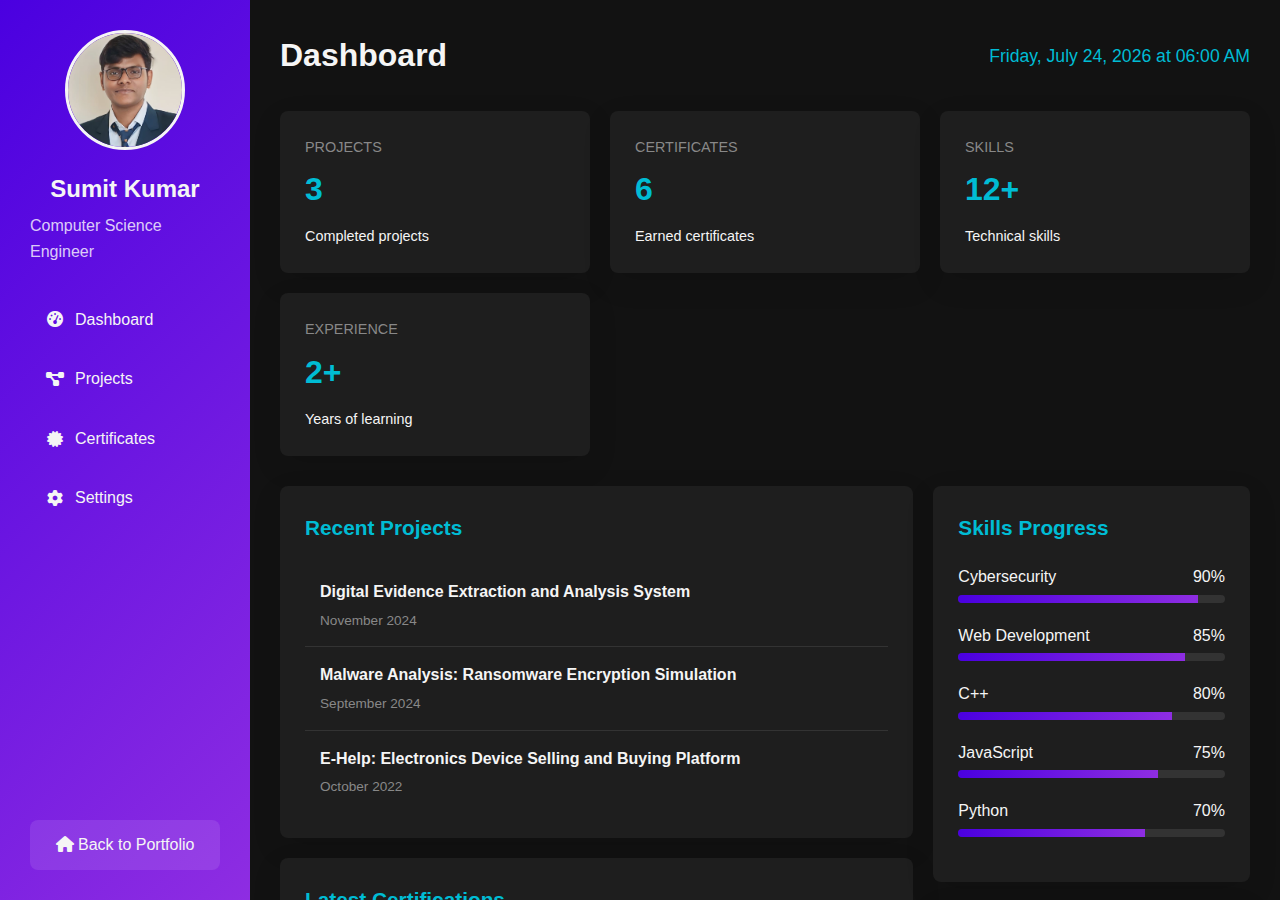
<file: dashboard.html>
<!DOCTYPE html>
<html lang="en">
<head>
  <meta charset="UTF-8">
  <meta name="viewport" content="width=device-width, initial-scale=1.0">
  <title>Sumit Kumar - Dashboard</title>
  <link rel="stylesheet" href="https://cdnjs.cloudflare.com/ajax/libs/font-awesome/6.0.0/css/all.min.css">
  <style>
    :root {
      --primary-color: #4a00e0;
      --secondary-color: #8e2de2;
      --text-color: #333;
      --light-text: #f5f5f5;
      --dark-bg: #121212;
      --light-bg: #f9f9f9;
      --accent-color: #00bcd4;
      --border-radius: 8px;
      --box-shadow: 0 10px 30px rgba(0, 0, 0, 0.1);
      --transition: all 0.3s ease;
    }
    
    * {
      margin: 0;
      padding: 0;
      box-sizing: border-box;
      font-family: 'Segoe UI', Tahoma, Geneva, Verdana, sans-serif;
    }
    
    body {
      background-color: var(--dark-bg);
      color: var(--light-text);
      line-height: 1.6;
      min-height: 100vh;
      padding: 0;
      margin: 0;
    }
    
    .dashboard-container {
      display: grid;
      grid-template-columns: 250px 1fr;
      height: 100vh;
    }
    
    .sidebar {
      background: linear-gradient(135deg, var(--primary-color), var(--secondary-color));
      padding: 30px;
      display: flex;
      flex-direction: column;
      align-items: center;
    }
    
    .profile-img {
      width: 120px;
      height: 120px;
      border-radius: 50%;
      overflow: hidden;
      margin-bottom: 20px;
      border: 3px solid var(--light-text);
    }
    
    .profile-img img {
      width: 100%;
      height: 100%;
      object-fit: cover;
    }
    
    .user-name {
      font-size: 1.5rem;
      font-weight: 600;
      margin-bottom: 5px;
    }
    
    .user-title {
      color: rgba(255, 255, 255, 0.8);
      margin-bottom: 30px;
    }
    
    .sidebar-nav {
      width: 100%;
    }
    
    .sidebar-nav ul {
      list-style: none;
    }
    
    .sidebar-nav li {
      margin-bottom: 10px;
    }
    
    .sidebar-nav a {
      display: flex;
      align-items: center;
      color: var(--light-text);
      text-decoration: none;
      padding: 12px 15px;
      border-radius: var(--border-radius);
      transition: var(--transition);
    }
    
    .sidebar-nav a:hover {
      background-color: rgba(255, 255, 255, 0.1);
    }
    
    .sidebar-nav a i {
      margin-right: 10px;
      width: 20px;
      text-align: center;
    }
    
    .back-to-home {
      margin-top: auto;
      width: 100%;
    }
    
    .back-to-home a {
      display: block;
      background-color: rgba(255, 255, 255, 0.1);
      color: var(--light-text);
      text-decoration: none;
      padding: 12px 15px;
      border-radius: var(--border-radius);
      text-align: center;
      transition: var(--transition);
    }
    
    .back-to-home a:hover {
      background-color: rgba(255, 255, 255, 0.2);
    }
    
    .main-content {
      padding: 30px;
      overflow-y: auto;
      height: 100vh;
    }
    
    .dashboard-header {
      display: flex;
      justify-content: space-between;
      align-items: center;
      margin-bottom: 30px;
    }
    
    .dashboard-title {
      font-size: 2rem;
    }
    
    .date-time {
      color: var(--accent-color);
      font-size: 1.1rem;
    }
    
    .dashboard-stats {
      display: grid;
      grid-template-columns: repeat(auto-fill, minmax(250px, 1fr));
      gap: 20px;
      margin-bottom: 30px;
    }
    
    .stat-card {
      background-color: #1e1e1e;
      padding: 25px;
      border-radius: var(--border-radius);
      box-shadow: var(--box-shadow);
    }
    
    .stat-card .stat-title {
      font-size: 0.9rem;
      color: #888;
      margin-bottom: 5px;
    }
    
    .stat-card .stat-value {
      font-size: 2rem;
      font-weight: 600;
      color: var(--accent-color);
      margin-bottom: 10px;
    }
    
    .stat-card .stat-description {
      font-size: 0.9rem;
    }
    
    .dashboard-sections {
      display: grid;
      grid-template-columns: 2fr 1fr;
      gap: 20px;
    }
    
    .dashboard-card {
      background-color: #1e1e1e;
      border-radius: var(--border-radius);
      box-shadow: var(--box-shadow);
      padding: 25px;
      margin-bottom: 20px;
    }
    
    .dashboard-card h3 {
      margin-bottom: 20px;
      font-size: 1.3rem;
      color: var(--accent-color);
    }
    
    .projects-list {
      list-style: none;
    }
    
    .projects-list li {
      padding: 15px;
      border-bottom: 1px solid #333;
      position: relative;
    }
    
    .projects-list li:last-child {
      border-bottom: none;
    }
    
    .project-name {
      font-weight: 600;
      margin-bottom: 5px;
    }
    
    .project-date {
      font-size: 0.85rem;
      color: #888;
    }
    
    .skill-progress {
      margin-bottom: 20px;
    }
    
    .skill-name {
      display: flex;
      justify-content: space-between;
      margin-bottom: 5px;
    }
    
    .progress-bar {
      height: 8px;
      background-color: #333;
      border-radius: 10px;
      overflow: hidden;
    }
    
    .progress {
      height: 100%;
      background: linear-gradient(to right, var(--primary-color), var(--secondary-color));
    }
    
    @media screen and (max-width: 968px) {
      .dashboard-container {
        grid-template-columns: 1fr;
      }
      
      .sidebar {
        display: none;
      }
      
      .dashboard-sections {
        grid-template-columns: 1fr;
      }
    }
  </style>
</head>
<body>
  <div class="dashboard-container">
    <div class="sidebar">
      <div class="profile-img">
        <img src="me.jpg" alt="Profile Image">
      </div>
      <h2 class="user-name">Sumit Kumar</h2>
      <p class="user-title">Computer Science Engineer</p>
      
      <nav class="sidebar-nav">
        <ul>
          <li><a href="#"><i class="fas fa-tachometer-alt"></i> Dashboard</a></li>
          <li><a href="#"><i class="fas fa-project-diagram"></i> Projects</a></li>
          <li><a href="#"><i class="fas fa-certificate"></i> Certificates</a></li>
          <li><a href="#"><i class="fas fa-cog"></i> Settings</a></li>
        </ul>
      </nav>
      
      <div class="back-to-home">
        <a href="index.html"><i class="fas fa-home"></i> Back to Portfolio</a>
      </div>
    </div>
    
    <div class="main-content">
      <div class="dashboard-header">
        <h1 class="dashboard-title">Dashboard</h1>
        <p class="date-time" id="currentDateTime">Loading...</p>
      </div>
      
      <div class="dashboard-stats">
        <div class="stat-card">
          <p class="stat-title">PROJECTS</p>
          <p class="stat-value">3</p>
          <p class="stat-description">Completed projects</p>
        </div>
        <div class="stat-card">
          <p class="stat-title">CERTIFICATES</p>
          <p class="stat-value">6</p>
          <p class="stat-description">Earned certificates</p>
        </div>
        <div class="stat-card">
          <p class="stat-title">SKILLS</p>
          <p class="stat-value">12+</p>
          <p class="stat-description">Technical skills</p>
        </div>
        <div class="stat-card">
          <p class="stat-title">EXPERIENCE</p>
          <p class="stat-value">2+</p>
          <p class="stat-description">Years of learning</p>
        </div>
      </div>
      
      <div class="dashboard-sections">
        <div>
          <div class="dashboard-card">
            <h3>Recent Projects</h3>
            <ul class="projects-list">
              <li>
                <p class="project-name">Digital Evidence Extraction and Analysis System</p>
                <p class="project-date">November 2024</p>
              </li>
              <li>
                <p class="project-name">Malware Analysis: Ransomware Encryption Simulation</p>
                <p class="project-date">September 2024</p>
              </li>
              <li>
                <p class="project-name">E-Help: Electronics Device Selling and Buying Platform</p>
                <p class="project-date">October 2022</p>
              </li>
            </ul>
          </div>
          
          <div class="dashboard-card">
            <h3>Latest Certifications</h3>
            <ul class="projects-list">
              <li>
                <p class="project-name">DSA Course - Self-Paced DSA</p>
                <p class="project-date">September 2024</p>
              </li>
              <li>
                <p class="project-name">Mastering Data Structures & Algorithms using C and C++</p>
                <p class="project-date">April 2024</p>
              </li>
              <li>
                <p class="project-name">Introduction to Cyber Security Essentials</p>
                <p class="project-date">January 2024</p>
              </li>
            </ul>
          </div>
        </div>
        
        <div>
          <div class="dashboard-card">
            <h3>Skills Progress</h3>
            <div class="skill-progress">
              <div class="skill-name">
                <span>Cybersecurity</span>
                <span>90%</span>
              </div>
              <div class="progress-bar">
                <div class="progress" style="width: 90%"></div>
              </div>
            </div>
            <div class="skill-progress">
              <div class="skill-name">
                <span>Web Development</span>
                <span>85%</span>
              </div>
              <div class="progress-bar">
                <div class="progress" style="width: 85%"></div>
              </div>
            </div>
            <div class="skill-progress">
              <div class="skill-name">
                <span>C++</span>
                <span>80%</span>
              </div>
              <div class="progress-bar">
                <div class="progress" style="width: 80%"></div>
              </div>
            </div>
            <div class="skill-progress">
              <div class="skill-name">
                <span>JavaScript</span>
                <span>75%</span>
              </div>
              <div class="progress-bar">
                <div class="progress" style="width: 75%"></div>
              </div>
            </div>
            <div class="skill-progress">
              <div class="skill-name">
                <span>Python</span>
                <span>70%</span>
              </div>
              <div class="progress-bar">
                <div class="progress" style="width: 70%"></div>
              </div>
            </div>
          </div>
          
          <div class="dashboard-card">
            <h3>Activities</h3>
            <ul class="projects-list">
              <li>
                <p class="project-name">Participated in CTF Hackathon</p>
                <p class="project-date">October 2024</p>
              </li>
              <li>
                <p class="project-name">Attended Cyber Security Workshop</p>
                <p class="project-date">August 2024</p>
              </li>
              <li>
                <p class="project-name">Took part in CTF Hackathon</p>
                <p class="project-date">November 2023</p>
              </li>
            </ul>
          </div>
        </div>
      </div>
    </div>
  </div>

  <script>
    // Display current date and time
    function updateDateTime() {
      const now = new Date();
      const options = { weekday: 'long', year: 'numeric', month: 'long', day: 'numeric', hour: '2-digit', minute: '2-digit' };
      document.getElementById('currentDateTime').textContent = now.toLocaleDateString('en-US', options);
    }
    
    updateDateTime();
    setInterval(updateDateTime, 60000); // Update every minute
  </script>
</body>
</html>
</file>
